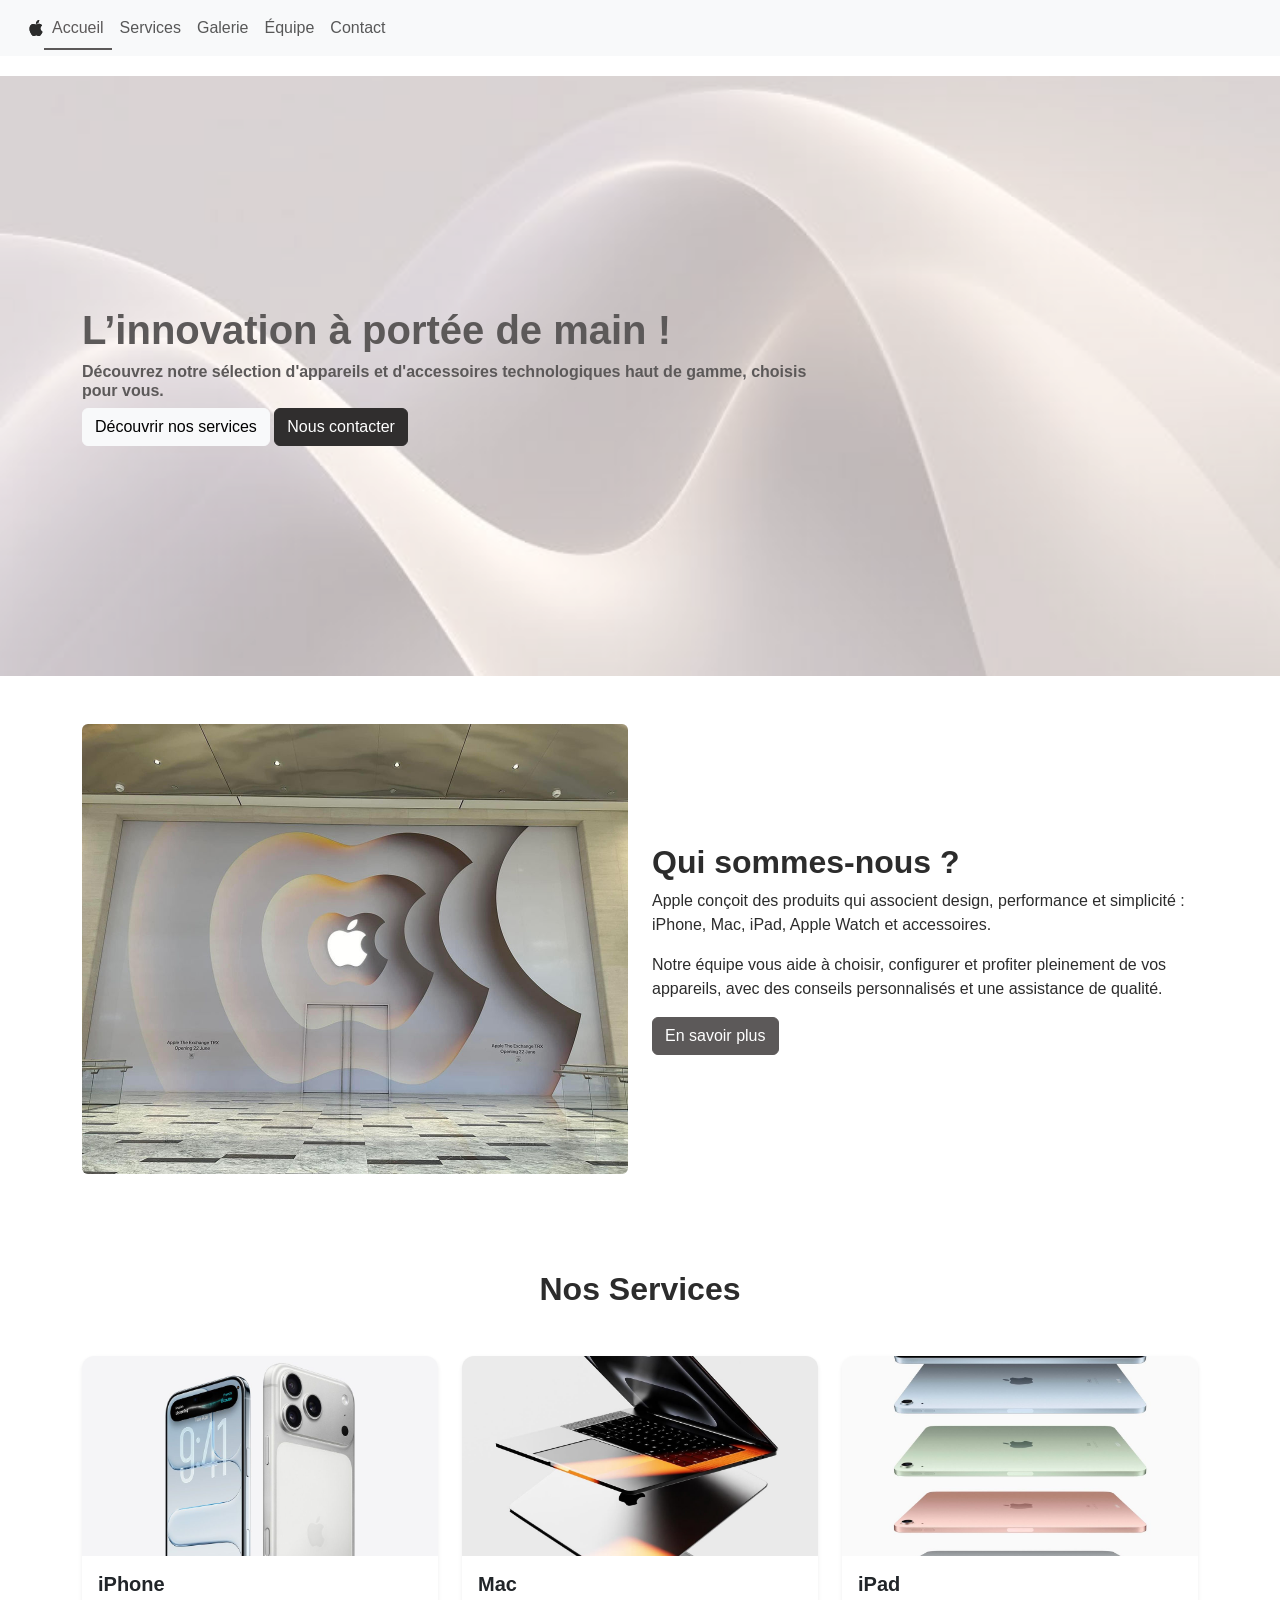
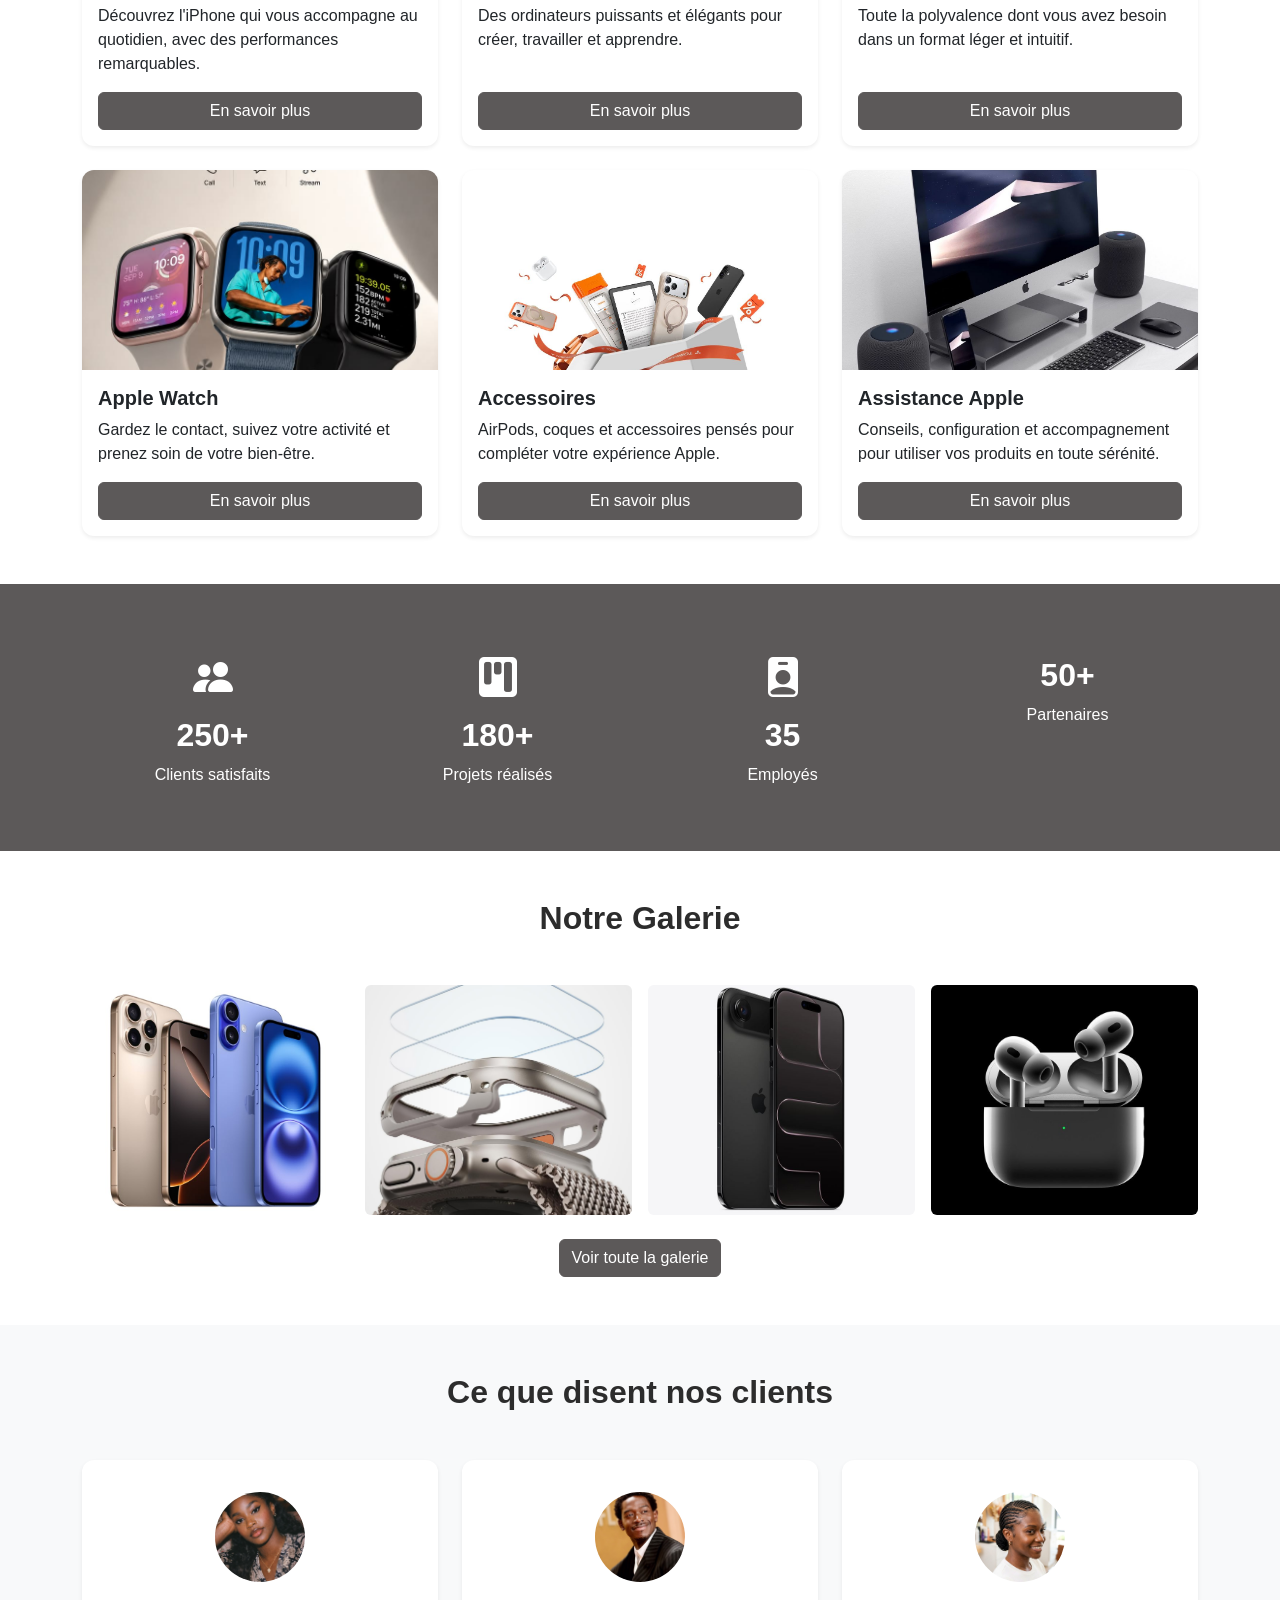
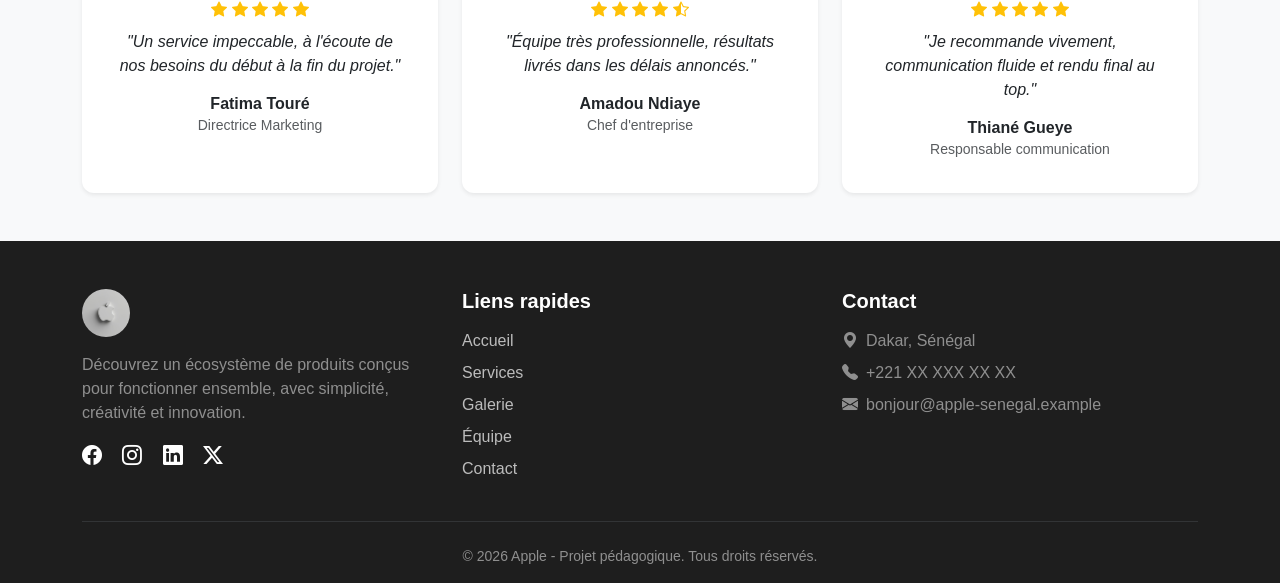
<file: index.html>
<!DOCTYPE html>
<html lang="fr">

<head>
    <meta charset="UTF-8">
    <meta name="viewport" content="width=device-width, initial-scale=1.0">

    <title>Apple</title>

    <!-- Bootstrap -->
    <link href="https://cdn.jsdelivr.net/npm/bootstrap@5.3.8/dist/css/bootstrap.min.css"
          rel="stylesheet">
          <link rel="stylesheet"
      href="https://cdn.jsdelivr.net/npm/bootstrap-icons@1.13.1/font/bootstrap-icons.min.css">

    <!-- Notre CSS -->
    <link rel="stylesheet" href="CSS/style.css">

</head>

<body>

    <header>
         <nav class="navbar navbar-expand-lg bg-body-tertiary fixed-top">
    <div class="container-fluid">

       <a class="navbar-brand" href="index.html">
            <!---img src="images/LOGO1.jpg" alt="Logo" height="40"--->
       </a>
       <svg xmlns="http://www.w3.org/2000/svg" width="16" height="16" fill="currentColor" class="bi bi-apple" viewBox="0 0 16 16">
            <path d="M11.182.008C11.148-.03 9.923.023 8.857 1.18c-1.066 1.156-.902 2.482-.878 2.516s1.52.087 2.475-1.258.762-2.391.728-2.43m3.314 11.733c-.048-.096-2.325-1.234-2.113-3.422s1.675-2.789 1.698-2.854-.597-.79-1.254-1.157a3.7 3.7 0 0 0-1.563-.434c-.108-.003-.483-.095-1.254.116-.508.139-1.653.589-1.968.607-.316.018-1.256-.522-2.267-.665-.647-.125-1.333.131-1.824.328-.49.196-1.422.754-2.074 2.237-.652 1.482-.311 3.83-.067 4.56s.625 1.924 1.273 2.796c.576.984 1.34 1.667 1.659 1.899s1.219.386 1.843.067c.502-.308 1.408-.485 1.766-.472.357.013 1.061.154 1.782.539.571.197 1.111.115 1.652-.105.541-.221 1.324-1.059 2.238-2.758q.52-1.185.473-1.282"/>
            <path d="M11.182.008C11.148-.03 9.923.023 8.857 1.18c-1.066 1.156-.902 2.482-.878 2.516s1.52.087 2.475-1.258.762-2.391.728-2.43m3.314 11.733c-.048-.096-2.325-1.234-2.113-3.422s1.675-2.789 1.698-2.854-.597-.79-1.254-1.157a3.7 3.7 0 0 0-1.563-.434c-.108-.003-.483-.095-1.254.116-.508.139-1.653.589-1.968.607-.316.018-1.256-.522-2.267-.665-.647-.125-1.333.131-1.824.328-.49.196-1.422.754-2.074 2.237-.652 1.482-.311 3.83-.067 4.56s.625 1.924 1.273 2.796c.576.984 1.34 1.667 1.659 1.899s1.219.386 1.843.067c.502-.308 1.408-.485 1.766-.472.357.013 1.061.154 1.782.539.571.197 1.111.115 1.652-.105.541-.221 1.324-1.059 2.238-2.758q.52-1.185.473-1.282"/>
       </svg>
        <button class="navbar-toggler" type="button"
                data-bs-toggle="collapse"
                data-bs-target="#navbarNavAltMarkup"
                aria-controls="navbarNavAltMarkup"
                aria-expanded="false"
                aria-label="Toggle navigation">

            <span class="navbar-toggler-icon"></span>
        </button>

        <div class="collapse navbar-collapse" id="navbarNavAltMarkup">

            <div class="navbar-nav">

                <a class="nav-link active" aria-current="page" href="index.html">
                    Accueil
                </a>

                <a class="nav-link" href="service.html">
                    Services
                </a>

                <a class="nav-link" href="galerie.html">
                    Galerie
                </a>

                <a class="nav-link" href="equipe.html">
                    Équipe
                </a>

                <a class="nav-link" href="contact.html">
                    Contact
                </a>

            </div>

        </div>
    </div>
</nav>
    </header>

        <!-- Hero -->
         <main>
    <article>

    <section class="hero">
        <video class="hero-video" autoplay muted loop playsinline aria-hidden="true">
            <source src="images/video_hero.mp4" type="video/mp4">
        </video>
        <div class="container">
            <div class="row">
                <div class="col-lg-8">

                    <h1>L’innovation à portée de main !</h1>

                    <h6>
                        Découvrez notre sélection d'appareils et d'accessoires technologiques haut de gamme, choisis pour vous.
                    </h6>

                    <a href="service.html" class="btn btn-light">
                        Découvrir nos services
                    </a>

                    <a href="contact.html" class="btn btn-outline-light">
                        Nous contacter
                    </a>

                </div>
            </div>
        </div>
    </section>

        <!-- Présentation -->

        <section class="presentation py-5">

    <div class="container">

        <div class="row align-items-center">

            <!-- Image -->
            <div class="col-lg-6 mb-4 mb-lg-0">
                <img src="images/entreprise.jpg"
                     alt="Présentation de notre entreprise"
                     class="img-fluid rounded">
            </div>

            <!-- Texte -->
            <div class="col-lg-6">

                <h2>Qui sommes-nous ?</h2>

                <p>
                    Apple conçoit des produits qui associent design, performance et simplicité :
                    iPhone, Mac, iPad, Apple Watch et accessoires.
                </p>

                <p>
                    Notre équipe vous aide à choisir, configurer et profiter pleinement de vos appareils,
                    avec des conseils personnalisés et une assistance de qualité.
                </p>

                <a href="service.html" class="btn btn-primary">
                    En savoir plus
                </a>

            </div>

        </div>

    </div>

</section>

         <!-- Services -->
<section class="services py-5">
    <div class="container">

        <h2 class="text-center mb-5">Nos Services</h2>

        <div class="row g-4">

            <div class="col-md-6 col-lg-4">
                <div class="card h-100 shadow-sm">
                    <img src="images/h.jpg" class="card-img-top" alt="Service 1">
                    <div class="card-body d-flex flex-column">
                        <h5 class="card-title">iPhone</h5>
                        <p class="card-text">
                            Découvrez l'iPhone qui vous accompagne au quotidien, avec des performances remarquables.
                        </p>
                        <a href="service.html" class="btn btn-primary mt-auto">En savoir plus</a>
                    </div>
                </div>
            </div>

            <div class="col-md-6 col-lg-4">
                <div class="card h-100 shadow-sm">
                    <img src="images/3.jpg" class="card-img-top" alt="Service 2">
                    <div class="card-body d-flex flex-column">
                        <h5 class="card-title">Mac</h5>
                        <p class="card-text">
                            Des ordinateurs puissants et élégants pour créer, travailler et apprendre.
                        </p>
                        <a href="service.html" class="btn btn-primary mt-auto">En savoir plus</a>
                    </div>
                </div>
            </div>

            <div class="col-md-6 col-lg-4">
                <div class="card h-100 shadow-sm">
                    <img src="images/2.jpg" class="card-img-top" alt="Service 3">
                    <div class="card-body d-flex flex-column">
                        <h5 class="card-title">iPad</h5>
                        <p class="card-text">
                            Toute la polyvalence dont vous avez besoin dans un format léger et intuitif.
                        </p>
                        <a href="service.html" class="btn btn-primary mt-auto">En savoir plus</a>
                    </div>
                </div>
            </div>
            <div class="col-md-6 col-lg-4">
                <div class="card h-100 shadow-sm">
                    <img src="images/service4.jpg" class="card-img-top" alt="Service 3">
                    <div class="card-body d-flex flex-column">
                        <h5 class="card-title">Apple Watch</h5>
                        <p class="card-text">
                            Gardez le contact, suivez votre activité et prenez soin de votre bien-être.
                        </p>
                        <a href="service.html" class="btn btn-primary mt-auto">En savoir plus</a>
                    </div>
                </div>
            </div>
            <div class="col-md-6 col-lg-4">
                <div class="card h-100 shadow-sm">
                    <img src="images/access.jpg" class="card-img-top" alt="Service 3">
                    <div class="card-body d-flex flex-column">
                        <h5 class="card-title">Accessoires</h5>
                        <p class="card-text">
                            AirPods, coques et accessoires pensés pour compléter votre expérience Apple.
                        </p>
                        <a href="service.html" class="btn btn-primary mt-auto">En savoir plus</a>
                    </div>
                </div>
            </div>
            <div class="col-md-6 col-lg-4">
                <div class="card h-100 shadow-sm">
                    <img src="images/service6.jpg" class="card-img-top" alt="Service 3">
                    <div class="card-body d-flex flex-column">
                        <h5 class="card-title">Assistance Apple</h5>
                        <p class="card-text">
                            Conseils, configuration et accompagnement pour utiliser vos produits en toute sérénité.
                        </p>
                        <a href="service.html" class="btn btn-primary mt-auto">En savoir plus</a>
                    </div>
                </div>
            </div>

        </div>
    </div>
</section>

         <!-- Statistiques -->
<section class="statistiques py-5 bg-primary text-white">
    <div class="container">

        <div class="row text-center g-4">

            <div class="col-6 col-lg-3">
                <div class="card h-100 bg-transparent border-0 text-white">
                    <div class="card-body">
                        <i class="bi bi-people-fill fs-1"></i>
                        <h2 class="fw-bold mt-2">250+</h2>
                        <p class="mb-0">Clients satisfaits</p>
                    </div>
                </div>
            </div>

            <div class="col-6 col-lg-3">
                <div class="card h-100 bg-transparent border-0 text-white">
                    <div class="card-body">
                        <i class="bi bi-kanban-fill fs-1"></i>
                        <h2 class="fw-bold mt-2">180+</h2>
                        <p class="mb-0">Projets réalisés</p>
                    </div>
                </div>
            </div>

            <div class="col-6 col-lg-3">
                <div class="card h-100 bg-transparent border-0 text-white">
                    <div class="card-body">
                        <i class="bi bi-person-badge-fill fs-1"></i>
                        <h2 class="fw-bold mt-2">35</h2>
                        <p class="mb-0">Employés</p>
                    </div>
                </div>
            </div>

            <div class="col-6 col-lg-3">
                <div class="card h-100 bg-transparent border-0 text-white">
                    <div class="card-body">
                        <i class="bi bi-handshake-fill fs-1"></i>
                        <h2 class="fw-bold mt-2">50+</h2>
                        <p class="mb-0">Partenaires</p>
                    </div>
                </div>
            </div>

        </div>
    </div>
</section>

         <!-- Galerie -->
<section class="galerie py-5">
    <div class="container">

        <h2 class="text-center mb-5">Notre Galerie</h2>

        <div class="row g-3">

            <div class="col-6 col-md-4 col-lg-3">
                <img src="images/galerie1.jpg" class="img-fluid rounded galerie-img" alt="Galerie 1">
            </div>
            <div class="col-6 col-md-4 col-lg-3">
                <img src="images/g13.jpg" class="img-fluid rounded galerie-img" alt="Galerie 2">
            </div>
            <div class="col-6 col-md-4 col-lg-3">
                <img src="images/g1.jpg" class="img-fluid rounded galerie-img" alt="Galerie 3">
            </div>
            <div class="col-6 col-md-4 col-lg-3">
                <img src="images/g55.jpg" class="img-fluid rounded galerie-img" alt="Galerie 4">
            </div>
        </div>

        <div class="text-center mt-4">
            <a href="galerie.html" class="btn btn-primary">Voir toute la galerie</a>
        </div>
    </div>
</section>

         <!-- Témoignages -->
<section class="temoignages py-5 bg-light">
    <div class="container">

        <h2 class="text-center mb-5">Ce que disent nos clients</h2>

        <div class="row g-4">

            <div class="col-md-4">
                <div class="card h-100 text-center shadow-sm p-3">
                    <img src="images/client2.jpg" class="rounded-circle mx-auto mt-3"
                         alt="Client 1" width="90" height="90" style="object-fit: cover;">
                    <div class="card-body">
                        <div class="text-warning mb-2">
                            <i class="bi bi-star-fill"></i>
                            <i class="bi bi-star-fill"></i>
                            <i class="bi bi-star-fill"></i>
                            <i class="bi bi-star-fill"></i>
                            <i class="bi bi-star-fill"></i>
                        </div>
                        <p class="card-text fst-italic">
                            "Un service impeccable, à l'écoute de nos besoins
                            du début à la fin du projet."
                        </p>
                        <h6 class="card-title mb-0">Fatima Touré</h6>
                        <small class="text-muted">Directrice Marketing</small>
                    </div>
                </div>
            </div>

            <div class="col-md-4">
                <div class="card h-100 text-center shadow-sm p-3">
                    <img src="images/client1.jpg" class="rounded-circle mx-auto mt-3"
                         alt="Client 2" width="90" height="90" style="object-fit: cover;">
                    <div class="card-body">
                        <div class="text-warning mb-2">
                            <i class="bi bi-star-fill"></i>
                            <i class="bi bi-star-fill"></i>
                            <i class="bi bi-star-fill"></i>
                            <i class="bi bi-star-fill"></i>
                            <i class="bi bi-star-half"></i>
                        </div>
                        <p class="card-text fst-italic">
                            "Équipe très professionnelle, résultats livrés
                            dans les délais annoncés."
                        </p>
                        <h6 class="card-title mb-0">Amadou Ndiaye</h6>
                        <small class="text-muted">Chef d'entreprise</small>
                    </div>
                </div>
            </div>

            <div class="col-md-4">
                <div class="card h-100 text-center shadow-sm p-3">
                    <img src="images/client3.jpg" class="rounded-circle mx-auto mt-3"
                         alt="Client 3" width="90" height="90" style="object-fit: cover;">
                    <div class="card-body">
                        <div class="text-warning mb-2">
                            <i class="bi bi-star-fill"></i>
                            <i class="bi bi-star-fill"></i>
                            <i class="bi bi-star-fill"></i>
                            <i class="bi bi-star-fill"></i>
                            <i class="bi bi-star-fill"></i>
                        </div>
                        <p class="card-text fst-italic">
                            "Je recommande vivement, communication fluide
                            et rendu final au top."
                        </p>
                        <h6 class="card-title mb-0">Thiané Gueye</h6>
                        <small class="text-muted">Responsable communication</small>
                    </div>
                </div>
            </div>

        </div>
    </div>
</section>

    </article>
    </main>

   <footer class="text-white pt-5 pb-3">
    <div class="container">

        <div class="row g-4">

            <!-- Logo + description -->
            <div class="col-lg-4">
                <img src="images/logo1.jpg" alt="Logo" height="40" class="mb-3">
                <p class="text-white-50">
                    Découvrez un écosystème de produits conçus pour fonctionner ensemble,
                    avec simplicité, créativité et innovation.
                </p>
                <div>
                    <a href="#" class="text-white me-3 fs-5"><i class="bi bi-facebook"></i></a>
                    <a href="#" class="text-white me-3 fs-5"><i class="bi bi-instagram"></i></a>
                    <a href="#" class="text-white me-3 fs-5"><i class="bi bi-linkedin"></i></a>
                    <a href="#" class="text-white fs-5"><i class="bi bi-twitter-x"></i></a>
                </div>
            </div>

            <!-- Liens rapides -->
            <div class="col-lg-4">
                <h5 class="mb-3">Liens rapides</h5>
                <ul class="list-unstyled">
                    <li class="mb-2"><a href="index.html" class="footer-link">Accueil</a></li>
                    <li class="mb-2"><a href="service.html" class="footer-link">Services</a></li>
                    <li class="mb-2"><a href="galerie.html" class="footer-link">Galerie</a></li>
                    <li class="mb-2"><a href="equipe.html" class="footer-link">Équipe</a></li>
                    <li class="mb-2"><a href="contact.html" class="footer-link">Contact</a></li>
                </ul>
            </div>

            <!-- Contact rapide -->
            <div class="col-lg-4">
                <h5 class="mb-3">Contact</h5>
                <ul class="list-unstyled text-white-50">
                    <li class="mb-2"><i class="bi bi-geo-alt-fill me-2"></i>Dakar, Sénégal</li>
                    <li class="mb-2"><i class="bi bi-telephone-fill me-2"></i>+221 XX XXX XX XX</li>
                    <li class="mb-2"><i class="bi bi-envelope-fill me-2"></i>bonjour@apple-senegal.example</li>
                </ul>
            </div>

        </div>

        <hr class="my-4 border-secondary">

        <div class="text-center text-white-50 small">
            &copy; 2026 Apple - Projet pédagogique. Tous droits réservés.
        </div>

    </div>
    </footer>

    <!-- Bootstrap JS -->
<script src="https://cdn.jsdelivr.net/npm/bootstrap@5.3.8/dist/js/bootstrap.bundle.min.js"></script>

<!-- Notre JavaScript -->
<script src="Js/script.js"></script>

</body>

</html>
</file>
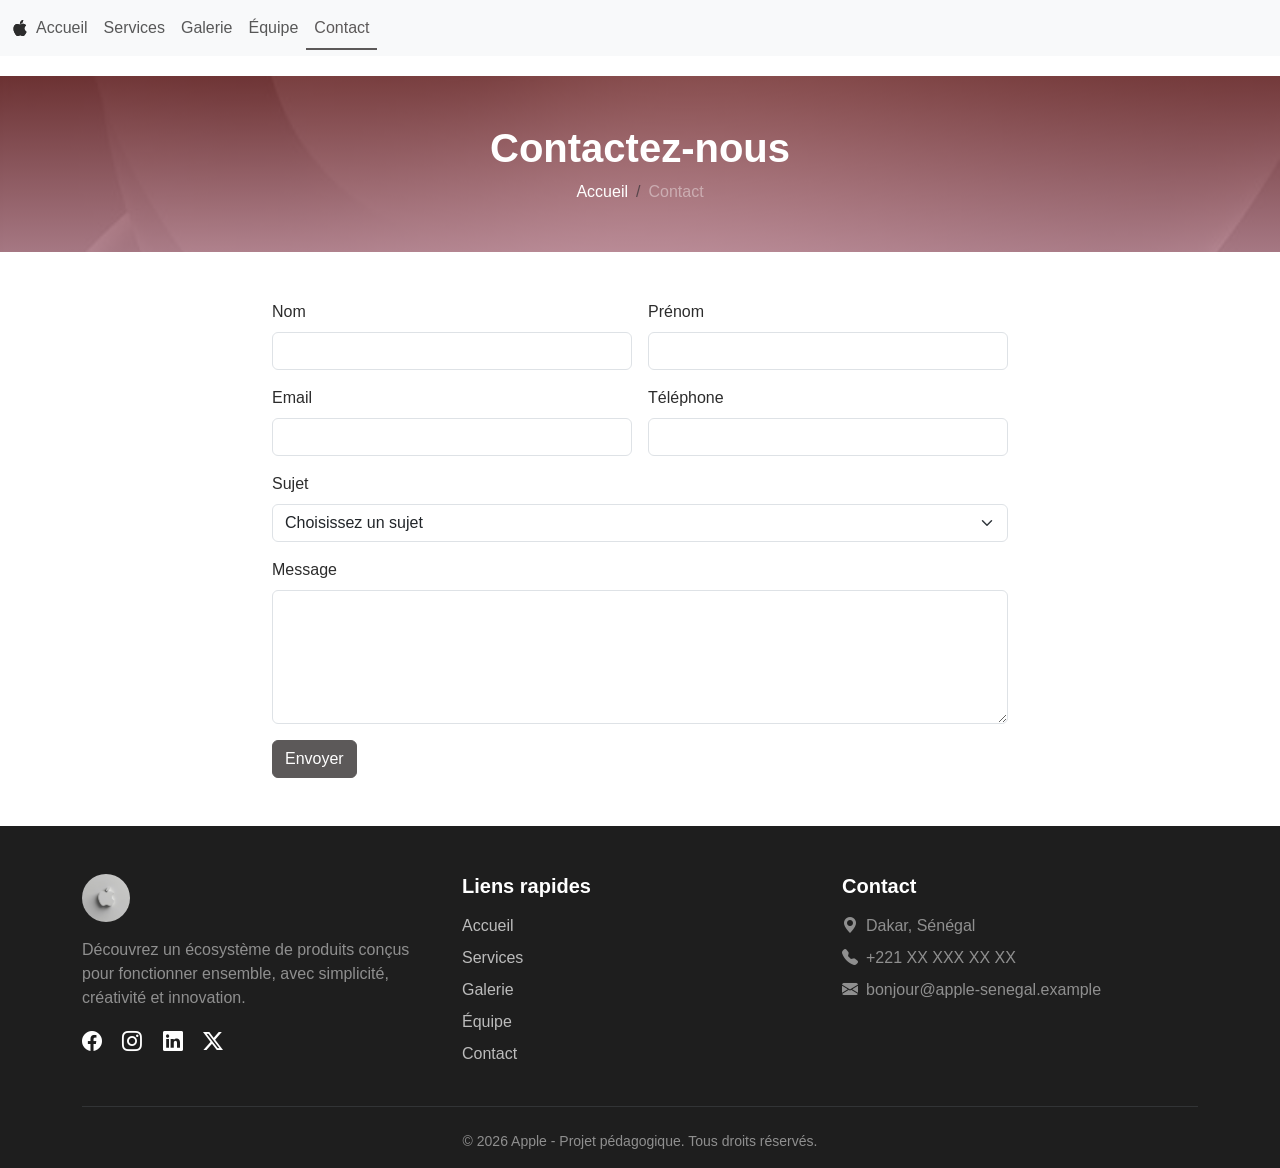
<file: contact.html>
<!DOCTYPE html>
<html lang="fr">

<head>
    <meta charset="UTF-8">
    <meta name="viewport" content="width=device-width, initial-scale=1.0">

    <title>Contact - Apple</title>

    <link href="https://cdn.jsdelivr.net/npm/bootstrap@5.3.8/dist/css/bootstrap.min.css" rel="stylesheet">
    <link rel="stylesheet" href="https://cdn.jsdelivr.net/npm/bootstrap-icons@1.13.1/font/bootstrap-icons.min.css">

    <link rel="stylesheet" href="CSS/style.css">
</head>

<body>

    <header>
        <nav class="navbar navbar-expand-lg bg-body-tertiary fixed-top">
            <div class="container-fluid">

            <svg xmlns="http://www.w3.org/2000/svg" width="16" height="16" fill="currentColor" class="bi bi-apple" viewBox="0 0 16 16">
                <path d="M11.182.008C11.148-.03 9.923.023 8.857 1.18c-1.066 1.156-.902 2.482-.878 2.516s1.52.087 2.475-1.258.762-2.391.728-2.43m3.314 11.733c-.048-.096-2.325-1.234-2.113-3.422s1.675-2.789 1.698-2.854-.597-.79-1.254-1.157a3.7 3.7 0 0 0-1.563-.434c-.108-.003-.483-.095-1.254.116-.508.139-1.653.589-1.968.607-.316.018-1.256-.522-2.267-.665-.647-.125-1.333.131-1.824.328-.49.196-1.422.754-2.074 2.237-.652 1.482-.311 3.83-.067 4.56s.625 1.924 1.273 2.796c.576.984 1.34 1.667 1.659 1.899s1.219.386 1.843.067c.502-.308 1.408-.485 1.766-.472.357.013 1.061.154 1.782.539.571.197 1.111.115 1.652-.105.541-.221 1.324-1.059 2.238-2.758q.52-1.185.473-1.282"/>
                <path d="M11.182.008C11.148-.03 9.923.023 8.857 1.18c-1.066 1.156-.902 2.482-.878 2.516s1.52.087 2.475-1.258.762-2.391.728-2.43m3.314 11.733c-.048-.096-2.325-1.234-2.113-3.422s1.675-2.789 1.698-2.854-.597-.79-1.254-1.157a3.7 3.7 0 0 0-1.563-.434c-.108-.003-.483-.095-1.254.116-.508.139-1.653.589-1.968.607-.316.018-1.256-.522-2.267-.665-.647-.125-1.333.131-1.824.328-.49.196-1.422.754-2.074 2.237-.652 1.482-.311 3.83-.067 4.56s.625 1.924 1.273 2.796c.576.984 1.34 1.667 1.659 1.899s1.219.386 1.843.067c.502-.308 1.408-.485 1.766-.472.357.013 1.061.154 1.782.539.571.197 1.111.115 1.652-.105.541-.221 1.324-1.059 2.238-2.758q.52-1.185.473-1.282"/>
            </svg>
                <button class="navbar-toggler" type="button"
                        data-bs-toggle="collapse"
                        data-bs-target="#navbarNavAltMarkup"
                        aria-controls="navbarNavAltMarkup"
                        aria-expanded="false"
                        aria-label="Toggle navigation">
                    <span class="navbar-toggler-icon"></span>
                </button>

                <div class="collapse navbar-collapse" id="navbarNavAltMarkup">
                    <div class="navbar-nav">
                        <a class="nav-link" href="index.html">Accueil</a>
                        <a class="nav-link" href="service.html">Services</a>
                        <a class="nav-link" href="galerie.html">Galerie</a>
                        <a class="nav-link" href="equipe.html">Équipe</a>
                        <a class="nav-link active" aria-current="page" href="contact.html">Contact</a>
                    </div>
                </div>
            </div>
        </nav>
    </header>

    <main>
        <article>

        <!-- Bandeau titre -->
        <section class="page-header text-center text-white py-5">
            <div class="container">
                <h1>Contactez-nous</h1>
                <nav aria-label="breadcrumb" class="d-flex justify-content-center">
                    <ol class="breadcrumb bg-transparent mb-0">
                        <li class="breadcrumb-item"><a href="index.html" class="text-white">Accueil</a></li>
                        <li class="breadcrumb-item active text-white-50" aria-current="page">Contact</li>
                    </ol>
                </nav>
            </div>
        </section>

        <!-- Formulaire -->
        <section class="contact py-5">
            <div class="container">

                <div class="row justify-content-center">
                    <div class="col-lg-8">

                        <!-- Alert de confirmation, cachée par défaut -->
                        <div id="alertSuccess" class="alert alert-success alert-dismissible fade d-none" role="alert">
                            Votre message a bien été envoyé ! Nous vous répondrons rapidement.
                            <button type="button" class="btn-close" data-bs-dismiss="alert" aria-label="Close"></button>
                        </div>

                        <form id="contactForm" novalidate>

                            <div class="row g-3">

                                <div class="col-md-6">
                                    <label for="nom" class="form-label">Nom</label>
                                    <input type="text" class="form-control" id="nom" required>
                                    <div class="invalid-feedback">Merci de renseigner votre nom.</div>
                                </div>

                                <div class="col-md-6">
                                    <label for="prenom" class="form-label">Prénom</label>
                                    <input type="text" class="form-control" id="prenom" required>
                                    <div class="invalid-feedback">Merci de renseigner votre prénom.</div>
                                </div>

                                <div class="col-md-6">
                                    <label for="email" class="form-label">Email</label>
                                    <input type="email" class="form-control" id="email" required>
                                    <div class="invalid-feedback">Merci de renseigner un email valide.</div>
                                </div>

                                <div class="col-md-6">
                                    <label for="telephone" class="form-label">Téléphone</label>
                                    <input type="tel" class="form-control" id="telephone">
                                </div>

                                <div class="col-12">
                                    <label for="sujet" class="form-label">Sujet</label>
                                    <select class="form-select" id="sujet" required>
                                        <option value="" selected disabled>Choisissez un sujet</option>
                                        <option>Conseil avant achat</option>
                                        <option>Assistance produit</option>
                                        <option>Disponibilité d'un produit</option>
                                        <option>Autre</option>
                                    </select>
                                    <div class="invalid-feedback">Merci de choisir un sujet.</div>
                                </div>

                                <div class="col-12">
                                    <label for="message" class="form-label">Message</label>
                                    <textarea class="form-control" id="message" rows="5" required></textarea>
                                    <div class="invalid-feedback">Merci de renseigner votre message.</div>
                                </div>

                                <div class="col-12">
                                    <button type="submit" class="btn btn-primary" id="submitBtn">
                                        <span class="spinner-border spinner-border-sm d-none"
                                              id="submitSpinner" role="status" aria-hidden="true"></span>
                                        <span id="submitText">Envoyer</span>
                                    </button>
                                </div>

                            </div>
                        </form>

                    </div>
                </div>

            </div>
        </section>

        </article>
    </main>

    <footer class="text-white pt-5 pb-3">
    <div class="container">

        <div class="row g-4">

            <!-- Logo + description -->
            <div class="col-lg-4">
                <img src="images/logo1.jpg" alt="Logo" height="40" class="mb-3">
                <p class="text-white-50">
                    Découvrez un écosystème de produits conçus pour fonctionner ensemble,
                    avec simplicité, créativité et innovation.
                </p>
                <div>
                    <a href="#" class="text-white me-3 fs-5"><i class="bi bi-facebook"></i></a>
                    <a href="#" class="text-white me-3 fs-5"><i class="bi bi-instagram"></i></a>
                    <a href="#" class="text-white me-3 fs-5"><i class="bi bi-linkedin"></i></a>
                    <a href="#" class="text-white fs-5"><i class="bi bi-twitter-x"></i></a>
                </div>
            </div>

            <!-- Liens rapides -->
            <div class="col-lg-4">
                <h5 class="mb-3">Liens rapides</h5>
                <ul class="list-unstyled">
                    <li class="mb-2"><a href="index.html" class="footer-link">Accueil</a></li>
                    <li class="mb-2"><a href="service.html" class="footer-link">Services</a></li>
                    <li class="mb-2"><a href="galerie.html" class="footer-link">Galerie</a></li>
                    <li class="mb-2"><a href="equipe.html" class="footer-link">Équipe</a></li>
                    <li class="mb-2"><a href="contact.html" class="footer-link">Contact</a></li>
                </ul>
            </div>

            <!-- Contact rapide -->
            <div class="col-lg-4">
                <h5 class="mb-3">Contact</h5>
                <ul class="list-unstyled text-white-50">
                    <li class="mb-2"><i class="bi bi-geo-alt-fill me-2"></i>Dakar, Sénégal</li>
                    <li class="mb-2"><i class="bi bi-telephone-fill me-2"></i>+221 XX XXX XX XX</li>
                    <li class="mb-2"><i class="bi bi-envelope-fill me-2"></i>bonjour@apple-senegal.example</li>
                </ul>
            </div>

        </div>

        <hr class="my-4 border-secondary">

        <div class="text-center text-white-50 small">
            &copy; 2026 Apple - Projet pédagogique. Tous droits réservés.
        </div>

    </div>
    </footer>

    <script src="https://cdn.jsdelivr.net/npm/bootstrap@5.3.8/dist/js/bootstrap.bundle.min.js"></script>
    <script src="Js/script.js"></script>

</body>

</html>
</file>
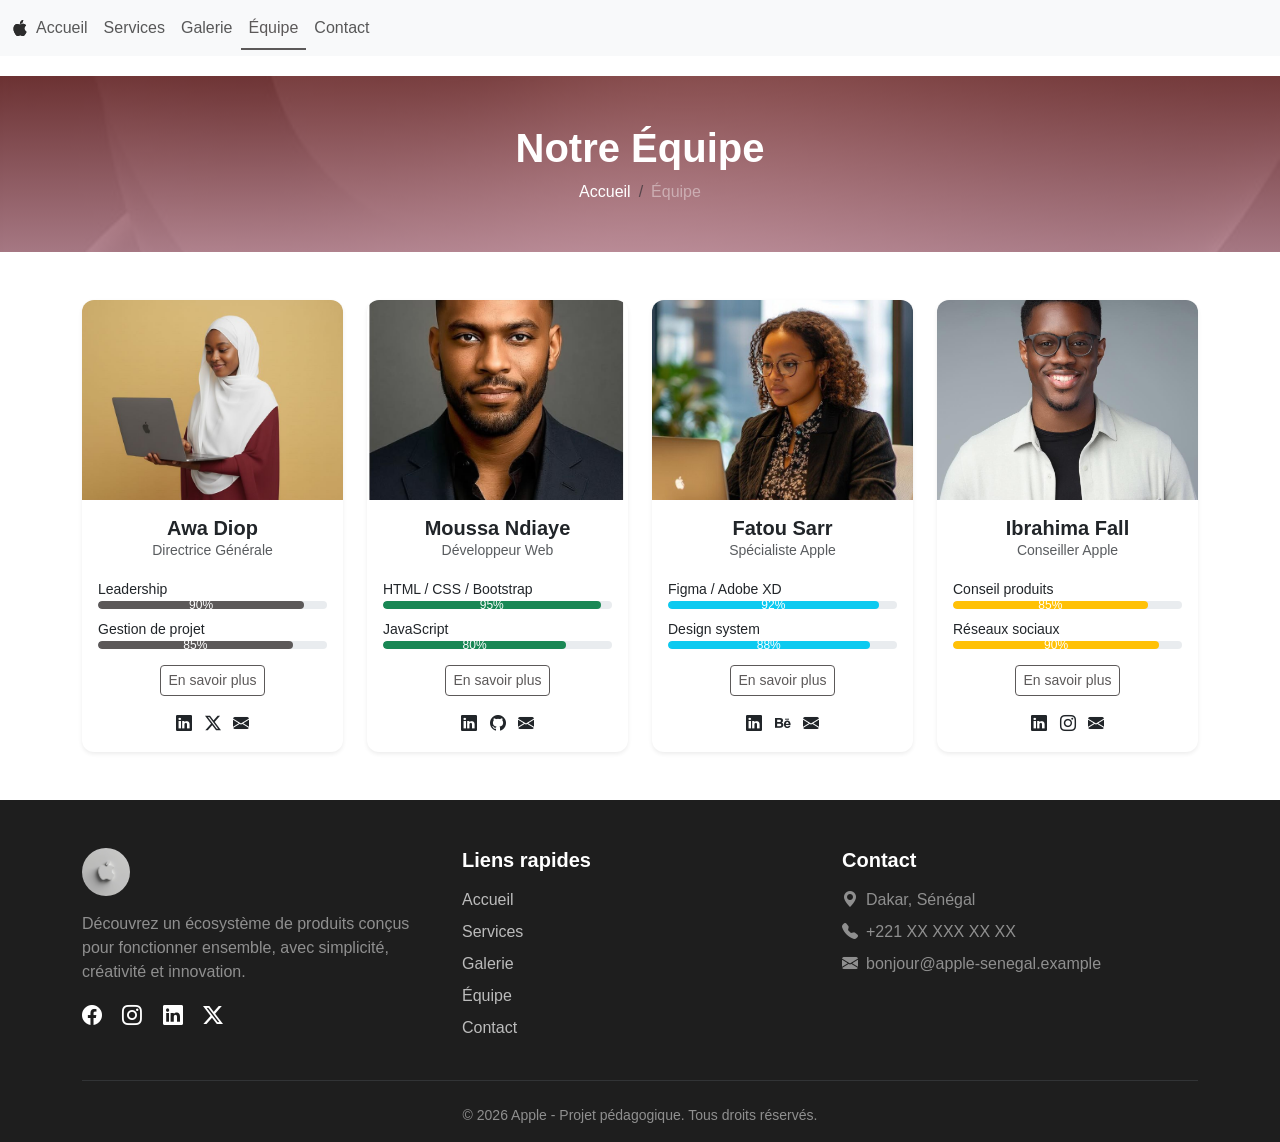
<file: equipe.html>
<!DOCTYPE html>
<html lang="fr">

<head>
    <meta charset="UTF-8">
    <meta name="viewport" content="width=device-width, initial-scale=1.0">

    <title>Notre équipe - Apple</title>

    <link href="https://cdn.jsdelivr.net/npm/bootstrap@5.3.8/dist/css/bootstrap.min.css" rel="stylesheet">
    <link rel="stylesheet" href="https://cdn.jsdelivr.net/npm/bootstrap-icons@1.13.1/font/bootstrap-icons.min.css">

    <link rel="stylesheet" href="CSS/style.css">
</head>

<body>

    <header>
        <nav class="navbar navbar-expand-lg bg-body-tertiary fixed-top">
            <div class="container-fluid">

            <svg xmlns="http://www.w3.org/2000/svg" width="16" height="16" fill="currentColor" class="bi bi-apple" viewBox="0 0 16 16">
                <path d="M11.182.008C11.148-.03 9.923.023 8.857 1.18c-1.066 1.156-.902 2.482-.878 2.516s1.52.087 2.475-1.258.762-2.391.728-2.43m3.314 11.733c-.048-.096-2.325-1.234-2.113-3.422s1.675-2.789 1.698-2.854-.597-.79-1.254-1.157a3.7 3.7 0 0 0-1.563-.434c-.108-.003-.483-.095-1.254.116-.508.139-1.653.589-1.968.607-.316.018-1.256-.522-2.267-.665-.647-.125-1.333.131-1.824.328-.49.196-1.422.754-2.074 2.237-.652 1.482-.311 3.83-.067 4.56s.625 1.924 1.273 2.796c.576.984 1.34 1.667 1.659 1.899s1.219.386 1.843.067c.502-.308 1.408-.485 1.766-.472.357.013 1.061.154 1.782.539.571.197 1.111.115 1.652-.105.541-.221 1.324-1.059 2.238-2.758q.52-1.185.473-1.282"/>
                <path d="M11.182.008C11.148-.03 9.923.023 8.857 1.18c-1.066 1.156-.902 2.482-.878 2.516s1.52.087 2.475-1.258.762-2.391.728-2.43m3.314 11.733c-.048-.096-2.325-1.234-2.113-3.422s1.675-2.789 1.698-2.854-.597-.79-1.254-1.157a3.7 3.7 0 0 0-1.563-.434c-.108-.003-.483-.095-1.254.116-.508.139-1.653.589-1.968.607-.316.018-1.256-.522-2.267-.665-.647-.125-1.333.131-1.824.328-.49.196-1.422.754-2.074 2.237-.652 1.482-.311 3.83-.067 4.56s.625 1.924 1.273 2.796c.576.984 1.34 1.667 1.659 1.899s1.219.386 1.843.067c.502-.308 1.408-.485 1.766-.472.357.013 1.061.154 1.782.539.571.197 1.111.115 1.652-.105.541-.221 1.324-1.059 2.238-2.758q.52-1.185.473-1.282"/>
            </svg>

                <button class="navbar-toggler" type="button"
                        data-bs-toggle="collapse"
                        data-bs-target="#navbarNavAltMarkup"
                        aria-controls="navbarNavAltMarkup"
                        aria-expanded="false"
                        aria-label="Toggle navigation">
                    <span class="navbar-toggler-icon"></span>
                </button>

                <div class="collapse navbar-collapse" id="navbarNavAltMarkup">
                    <div class="navbar-nav">
                        <a class="nav-link" href="index.html">Accueil</a>
                        <a class="nav-link" href="service.html">Services</a>
                        <a class="nav-link" href="galerie.html">Galerie</a>
                        <a class="nav-link active" aria-current="page" href="equipe.html">Équipe</a>
                        <a class="nav-link" href="contact.html">Contact</a>
                    </div>
                </div>
            </div>
        </nav>
    </header>

    <main>
        <article>

        <!-- Bandeau titre -->
        <section class="page-header text-center text-white py-5">
            <div class="container">
                <h1>Notre Équipe</h1>
                <nav aria-label="breadcrumb" class="d-flex justify-content-center">
                    <ol class="breadcrumb bg-transparent mb-0">
                        <li class="breadcrumb-item"><a href="index.html" class="text-white">Accueil</a></li>
                        <li class="breadcrumb-item active text-white-50" aria-current="page">Équipe</li>
                    </ol>
                </nav>
            </div>
        </section>

        <!-- Membres de l'équipe -->
        <section class="equipe py-5">
            <div class="container">

                <div class="row g-4">

                    <!-- Membre 1 -->
                    <div class="col-md-6 col-lg-3">
                        <div class="card h-100 text-center shadow-sm">
                            <img src="images/equipe1.jpg" class="card-img-top" style="object-position: top center;" alt="Awa Diop">
                            <div class="card-body">
                                <h5 class="card-title mb-0">Awa Diop</h5>
                                <p class="text-muted small">Directrice Générale</p>

                                <div class="mb-2 text-start">
                                    <small>Leadership</small>
                                    <div class="progress" role="progressbar" aria-valuenow="90" aria-valuemin="0" aria-valuemax="100">
                                        <div class="progress-bar bg-primary" style="width: 90%">90%</div>
                                    </div>
                                </div>
                                <div class="mb-3 text-start">
                                    <small>Gestion de projet</small>
                                    <div class="progress" role="progressbar" aria-valuenow="85" aria-valuemin="0" aria-valuemax="100">
                                        <div class="progress-bar bg-primary" style="width: 85%">85%</div>
                                    </div>
                                </div>

                                <button class="btn btn-outline-primary btn-sm" type="button"
                                        data-bs-toggle="collapse" data-bs-target="#bio1">
                                    En savoir plus
                                </button>
                                <div class="collapse mt-2" id="bio1">
                                    <p class="small text-muted">
                                        10 ans d'expérience dans le pilotage de projets digitaux
                                        et veille à la qualité de l'expérience proposée à chaque client.
                                    </p>
                                </div>

                                <div class="mt-3">
                                    <a href="#" class="text-dark mx-1"><i class="bi bi-linkedin"></i></a>
                                    <a href="#" class="text-dark mx-1"><i class="bi bi-twitter-x"></i></a>
                                    <a href="#" class="text-dark mx-1"><i class="bi bi-envelope-fill"></i></a>
                                </div>
                            </div>
                        </div>
                    </div>

                    <!-- Membre 2 -->
                    <div class="col-md-6 col-lg-3">
                        <div class="card h-100 text-center shadow-sm">
                            <img src="images/equipe2.jpg" class="card-img-top"  alt="Moussa Ndiaye">
                            <div class="card-body">
                                <h5 class="card-title mb-0">Moussa Ndiaye</h5>
                                <p class="text-muted small">Développeur Web</p>

                                <div class="mb-2 text-start">
                                    <small>HTML / CSS / Bootstrap</small>
                                    <div class="progress" role="progressbar" aria-valuenow="95" aria-valuemin="0" aria-valuemax="100">
                                        <div class="progress-bar bg-success" style="width: 95%">95%</div>
                                    </div>
                                </div>
                                <div class="mb-3 text-start">
                                    <small>JavaScript</small>
                                    <div class="progress" role="progressbar" aria-valuenow="80" aria-valuemin="0" aria-valuemax="100">
                                        <div class="progress-bar bg-success" style="width: 80%">80%</div>
                                    </div>
                                </div>

                                <button class="btn btn-outline-primary btn-sm" type="button"
                                        data-bs-toggle="collapse" data-bs-target="#bio2">
                                    En savoir plus
                                </button>
                                <div class="collapse mt-2" id="bio2">
                                    <p class="small text-muted">
                                        Spécialisé dans l'intégration front-end responsive
                                        et l'optimisation des performances web.
                                    </p>
                                </div>

                                <div class="mt-3">
                                    <a href="#" class="text-dark mx-1"><i class="bi bi-linkedin"></i></a>
                                    <a href="#" class="text-dark mx-1"><i class="bi bi-github"></i></a>
                                    <a href="#" class="text-dark mx-1"><i class="bi bi-envelope-fill"></i></a>
                                </div>
                            </div>
                        </div>
                    </div>

                    <!-- Membre 3 -->
                    <div class="col-md-6 col-lg-3">
                        <div class="card h-100 text-center shadow-sm">
                            <img src="images/equipe3.jpg" class="card-img-top" alt="Fatou Sarr">
                            <div class="card-body">
                                <h5 class="card-title mb-0">Fatou Sarr</h5>
                                <p class="text-muted small">Spécialiste Apple</p>

                                <div class="mb-2 text-start">
                                    <small>Figma / Adobe XD</small>
                                    <div class="progress" role="progressbar" aria-valuenow="92" aria-valuemin="0" aria-valuemax="100">
                                        <div class="progress-bar bg-info" style="width: 92%">92%</div>
                                    </div>
                                </div>
                                <div class="mb-3 text-start">
                                    <small>Design system</small>
                                    <div class="progress" role="progressbar" aria-valuenow="88" aria-valuemin="0" aria-valuemax="100">
                                        <div class="progress-bar bg-info" style="width: 88%">88%</div>
                                    </div>
                                </div>

                                <button class="btn btn-outline-primary btn-sm" type="button"
                                        data-bs-toggle="collapse" data-bs-target="#bio3">
                                    En savoir plus
                                </button>
                                <div class="collapse mt-2" id="bio3">
                                    <p class="small text-muted">
                                        Passionnée par l'expérience utilisateur, elle conçoit
                                        des interfaces à la fois esthétiques et fonctionnelles.
                                    </p>
                                </div>

                                <div class="mt-3">
                                    <a href="#" class="text-dark mx-1"><i class="bi bi-linkedin"></i></a>
                                    <a href="#" class="text-dark mx-1"><i class="bi bi-behance"></i></a>
                                    <a href="#" class="text-dark mx-1"><i class="bi bi-envelope-fill"></i></a>
                                </div>
                            </div>
                        </div>
                    </div>

                    <!-- Membre 4 -->
                    <div class="col-md-6 col-lg-3">
                        <div class="card h-100 text-center shadow-sm">
                            <img src="images/equipe4.jpg" class="card-img-top" alt="Ibrahima Fall">
                            <div class="card-body">
                                <h5 class="card-title mb-0">Ibrahima Fall</h5>
                                <p class="text-muted small">Conseiller Apple</p>

                                <div class="mb-2 text-start">
                                    <small>Conseil produits</small>
                                    <div class="progress" role="progressbar" aria-valuenow="85" aria-valuemin="0" aria-valuemax="100">
                                        <div class="progress-bar bg-warning" style="width: 85%">85%</div>
                                    </div>
                                </div>
                                <div class="mb-3 text-start">
                                    <small>Réseaux sociaux</small>
                                    <div class="progress" role="progressbar" aria-valuenow="90" aria-valuemin="0" aria-valuemax="100">
                                        <div class="progress-bar bg-warning" style="width: 90%">90%</div>
                                    </div>
                                </div>

                                <button class="btn btn-outline-primary btn-sm" type="button"
                                        data-bs-toggle="collapse" data-bs-target="#bio4">
                                    En savoir plus
                                </button>
                                <div class="collapse mt-2" id="bio4">
                                    <p class="small text-muted">
                                        Accompagne les clients dans le choix, la configuration
                                        et la prise en main de leurs produits Apple.
                                    </p>
                                </div>

                                <div class="mt-3">
                                    <a href="#" class="text-dark mx-1"><i class="bi bi-linkedin"></i></a>
                                    <a href="#" class="text-dark mx-1"><i class="bi bi-instagram"></i></a>
                                    <a href="#" class="text-dark mx-1"><i class="bi bi-envelope-fill"></i></a>
                                </div>
                            </div>
                        </div>
                    </div>

                </div>
            </div>
        </section>

        </article>
    </main>

    <footer class="text-white pt-5 pb-3">
    <div class="container">

        <div class="row g-4">

            <!-- Logo + description -->
            <div class="col-lg-4">
                <img src="images/logo1.jpg" alt="Logo" height="40" class="mb-3">
                <p class="text-white-50">
                    Découvrez un écosystème de produits conçus pour fonctionner ensemble,
                    avec simplicité, créativité et innovation.
                </p>
                <div>
                    <a href="#" class="text-white me-3 fs-5"><i class="bi bi-facebook"></i></a>
                    <a href="#" class="text-white me-3 fs-5"><i class="bi bi-instagram"></i></a>
                    <a href="#" class="text-white me-3 fs-5"><i class="bi bi-linkedin"></i></a>
                    <a href="#" class="text-white fs-5"><i class="bi bi-twitter-x"></i></a>
                </div>
            </div>

            <!-- Liens rapides -->
            <div class="col-lg-4">
                <h5 class="mb-3">Liens rapides</h5>
                <ul class="list-unstyled">
                    <li class="mb-2"><a href="index.html" class="footer-link">Accueil</a></li>
                    <li class="mb-2"><a href="service.html" class="footer-link">Services</a></li>
                    <li class="mb-2"><a href="galerie.html" class="footer-link">Galerie</a></li>
                    <li class="mb-2"><a href="equipe.html" class="footer-link">Équipe</a></li>
                    <li class="mb-2"><a href="contact.html" class="footer-link">Contact</a></li>
                </ul>
            </div>

            <!-- Contact rapide -->
            <div class="col-lg-4">
                <h5 class="mb-3">Contact</h5>
                <ul class="list-unstyled text-white-50">
                    <li class="mb-2"><i class="bi bi-geo-alt-fill me-2"></i>Dakar, Sénégal</li>
                    <li class="mb-2"><i class="bi bi-telephone-fill me-2"></i>+221 XX XXX XX XX</li>
                    <li class="mb-2"><i class="bi bi-envelope-fill me-2"></i>bonjour@apple-senegal.example</li>
                </ul>
            </div>

        </div>

        <hr class="my-4 border-secondary">

        <div class="text-center text-white-50 small">
            &copy; 2026 Apple - Projet pédagogique. Tous droits réservés.
        </div>

    </div>
    </footer>

    <script src="https://cdn.jsdelivr.net/npm/bootstrap@5.3.8/dist/js/bootstrap.bundle.min.js"></script>
    <script src="Js/script.js"></script>

</body>

</html>
</file>
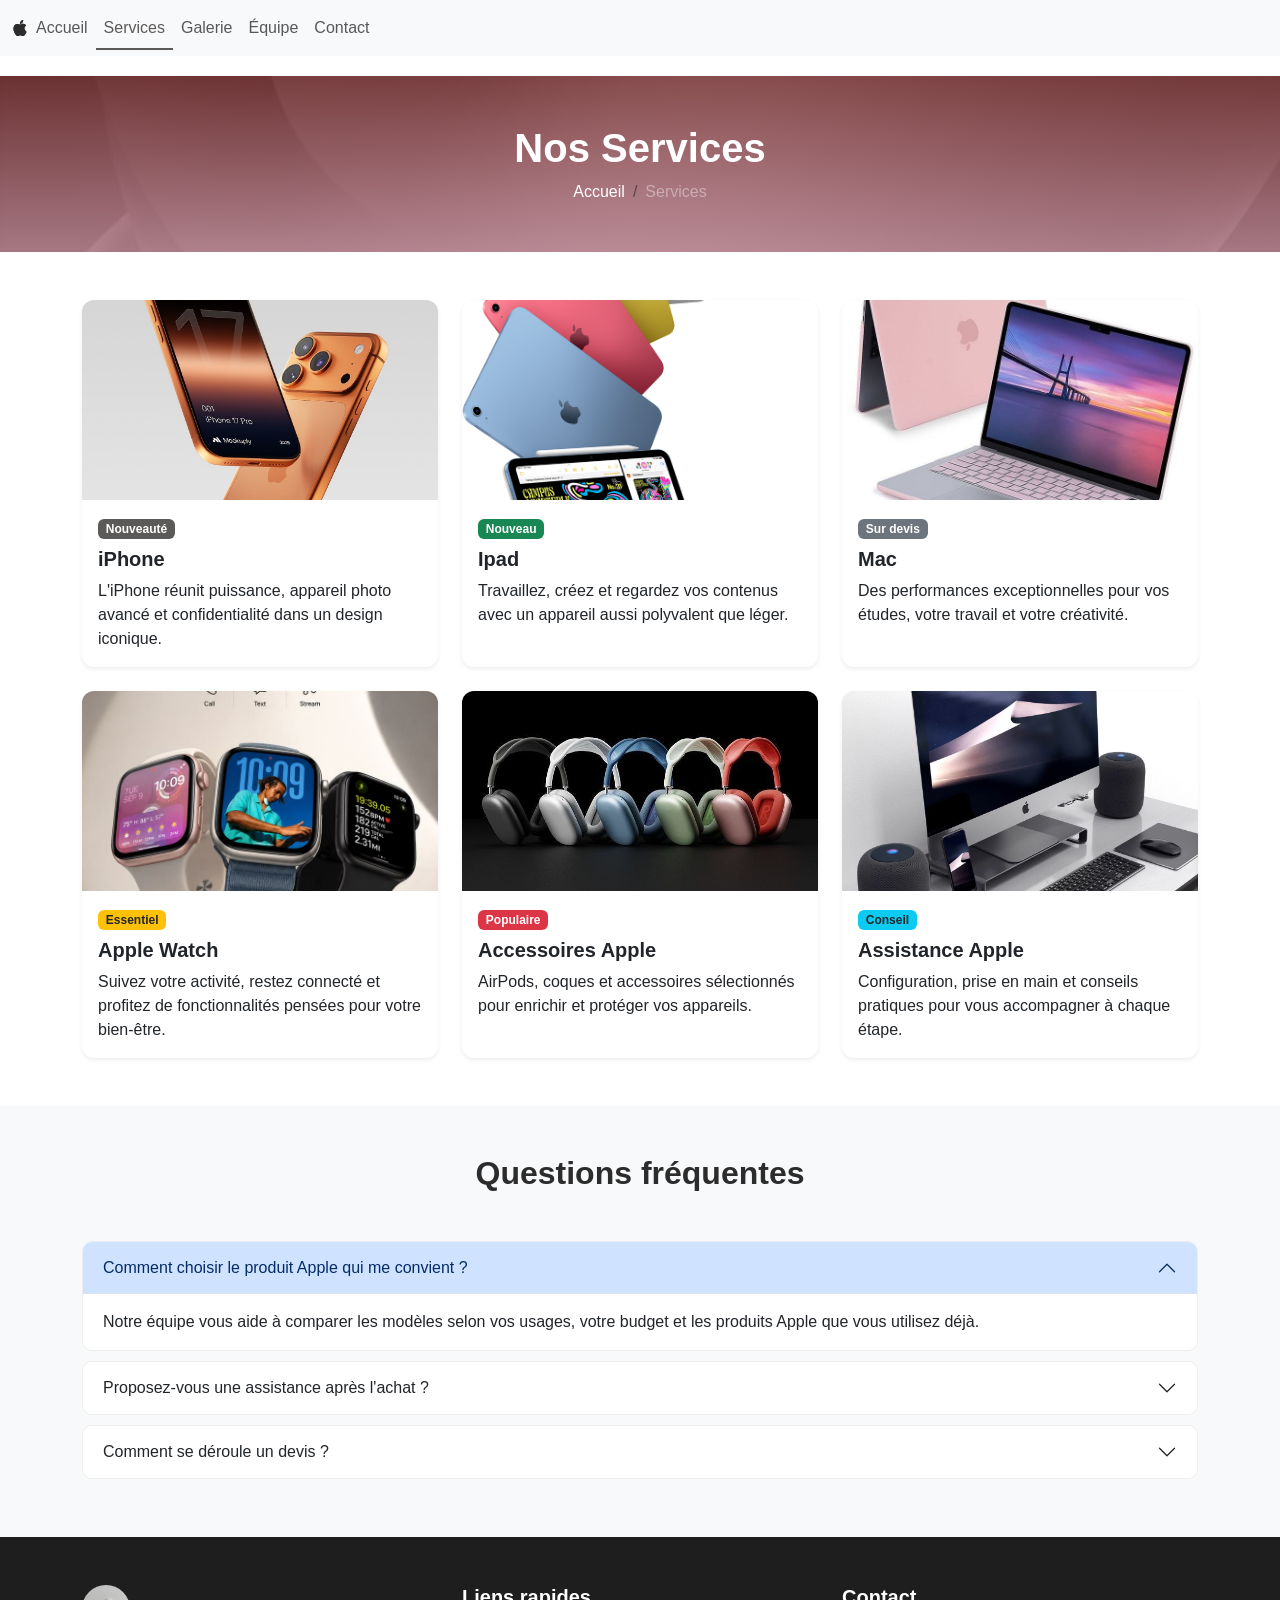
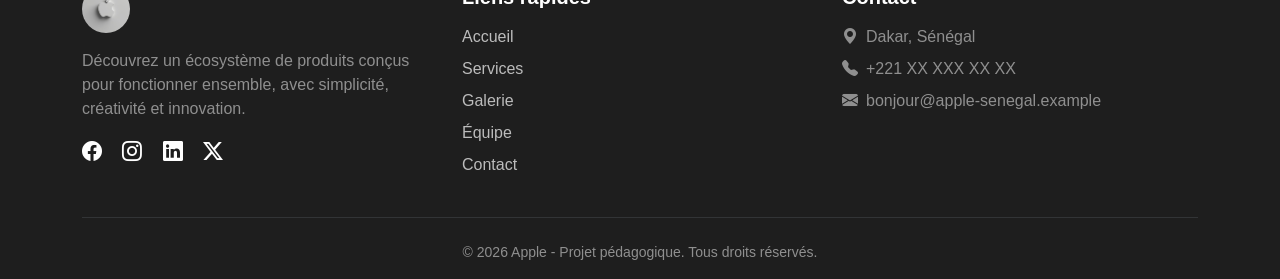
<file: service.html>
<!DOCTYPE html>
<html lang="fr">

<head>
    <meta charset="UTF-8">
    <meta name="viewport" content="width=device-width, initial-scale=1.0">

    <title>Nos produits et services - Apple</title>

    <link href="https://cdn.jsdelivr.net/npm/bootstrap@5.3.8/dist/css/bootstrap.min.css" rel="stylesheet">
    <link rel="stylesheet" href="https://cdn.jsdelivr.net/npm/bootstrap-icons@1.13.1/font/bootstrap-icons.min.css">

    <link rel="stylesheet" href="CSS/style.css">
</head>

<body>

    <header>
        <nav class="navbar navbar-expand-lg bg-body-tertiary fixed-top">
            <div class="container-fluid">

            <svg xmlns="http://www.w3.org/2000/svg" width="16" height="16" fill="currentColor" class="bi bi-apple" viewBox="0 0 16 16">
                <path d="M11.182.008C11.148-.03 9.923.023 8.857 1.18c-1.066 1.156-.902 2.482-.878 2.516s1.52.087 2.475-1.258.762-2.391.728-2.43m3.314 11.733c-.048-.096-2.325-1.234-2.113-3.422s1.675-2.789 1.698-2.854-.597-.79-1.254-1.157a3.7 3.7 0 0 0-1.563-.434c-.108-.003-.483-.095-1.254.116-.508.139-1.653.589-1.968.607-.316.018-1.256-.522-2.267-.665-.647-.125-1.333.131-1.824.328-.49.196-1.422.754-2.074 2.237-.652 1.482-.311 3.83-.067 4.56s.625 1.924 1.273 2.796c.576.984 1.34 1.667 1.659 1.899s1.219.386 1.843.067c.502-.308 1.408-.485 1.766-.472.357.013 1.061.154 1.782.539.571.197 1.111.115 1.652-.105.541-.221 1.324-1.059 2.238-2.758q.52-1.185.473-1.282"/>
                <path d="M11.182.008C11.148-.03 9.923.023 8.857 1.18c-1.066 1.156-.902 2.482-.878 2.516s1.52.087 2.475-1.258.762-2.391.728-2.43m3.314 11.733c-.048-.096-2.325-1.234-2.113-3.422s1.675-2.789 1.698-2.854-.597-.79-1.254-1.157a3.7 3.7 0 0 0-1.563-.434c-.108-.003-.483-.095-1.254.116-.508.139-1.653.589-1.968.607-.316.018-1.256-.522-2.267-.665-.647-.125-1.333.131-1.824.328-.49.196-1.422.754-2.074 2.237-.652 1.482-.311 3.83-.067 4.56s.625 1.924 1.273 2.796c.576.984 1.34 1.667 1.659 1.899s1.219.386 1.843.067c.502-.308 1.408-.485 1.766-.472.357.013 1.061.154 1.782.539.571.197 1.111.115 1.652-.105.541-.221 1.324-1.059 2.238-2.758q.52-1.185.473-1.282"/>
            </svg>

                <button class="navbar-toggler" type="button"
                        data-bs-toggle="collapse"
                        data-bs-target="#navbarNavAltMarkup"
                        aria-controls="navbarNavAltMarkup"
                        aria-expanded="false"
                        aria-label="Toggle navigation">
                    <span class="navbar-toggler-icon"></span>
                </button>

                <div class="collapse navbar-collapse" id="navbarNavAltMarkup">
                    <div class="navbar-nav">
                        <a class="nav-link" href="index.html">Accueil</a>
                        <a class="nav-link active" aria-current="page" href="service.html">Services</a>
                        <a class="nav-link" href="galerie.html">Galerie</a>
                        <a class="nav-link" href="equipe.html">Équipe</a>
                        <a class="nav-link" href="contact.html">Contact</a>
                    </div>
                </div>
            </div>
        </nav>
    </header>

    <main>
        <article>

        <!-- Bandeau titre de page -->
        <section class="page-header text-center text-white py-5">
            <div class="container">
                <h1>Nos Services</h1>
                <!-- Breadcrumb -->
                <nav aria-label="breadcrumb" class="d-flex justify-content-center">
                    <ol class="breadcrumb bg-transparent mb-0">
                        <li class="breadcrumb-item"><a href="index.html" class="text-white">Accueil</a></li>
                        <li class="breadcrumb-item active text-white-50" aria-current="page">Services</li>
                    </ol>
                </nav>
            </div>
        </section>

        <!-- Liste détaillée des services -->
        <section class="services-detail py-5">
            <div class="container">

                <div class="row g-4">

                    <div class="col-md-6 col-lg-4">
                        <div class="card h-100 shadow-sm">
                            <img src="images/service1.jpg" class="card-img-top" alt="iPhone">
                            <div class="card-body">
                                <span class="badge bg-primary mb-2">Nouveauté</span>
                                <h5 class="card-title">iPhone</h5>
                                <p class="card-text">
                                    L'iPhone réunit puissance, appareil photo avancé et confidentialité dans un design iconique.
                                </p>
                            </div>
                        </div>
                    </div>

                    <div class="col-md-6 col-lg-4">
                        <div class="card h-100 shadow-sm">
                            <img src="images/service2.png" class="card-img-top" alt="Mac">
                            <div class="card-body">
                                <span class="badge bg-success mb-2">Nouveau</span>
                                <h5 class="card-title">Ipad</h5>
                                <p class="card-text">
                                    Travaillez, créez et regardez vos contenus avec un appareil aussi polyvalent que léger.
                                </p>
                            </div>
                        </div>
                    </div>

                    <div class="col-md-6 col-lg-4">
                        <div class="card h-100 shadow-sm">
                            <img src="images/service3.jpg" class="card-img-top" alt="iPad">
                            <div class="card-body">
                                <span class="badge bg-secondary mb-2">Sur devis</span>
                                <h5 class="card-title">Mac</h5>
                                <p class="card-text">
                                    Des performances exceptionnelles pour vos études, votre travail et votre créativité.
                                </p>
                            </div>
                        </div>
                    </div>

                    <div class="col-md-6 col-lg-4">
                        <div class="card h-100 shadow-sm">
                            <img src="images/service4.jpg" class="card-img-top" alt="Apple Watch">
                            <div class="card-body"><span class="badge bg-warning text-dark mb-2">Essentiel</span><h5 class="card-title">Apple Watch</h5><p class="card-text">Suivez votre activité, restez connecté et profitez de fonctionnalités pensées pour votre bien-être.</p></div>
                        </div>
                    </div>
                    <div class="col-md-6 col-lg-4">
                        <div class="card h-100 shadow-sm">
                            <img src="images/s5.jpg" class="card-img-top" alt="Accessoires Apple">
                            <div class="card-body"><span class="badge bg-danger mb-2">Populaire</span><h5 class="card-title">Accessoires Apple</h5><p class="card-text">AirPods, coques et accessoires sélectionnés pour enrichir et protéger vos appareils.</p></div>
                        </div>
                    </div>
                    <div class="col-md-6 col-lg-4">
                        <div class="card h-100 shadow-sm">
                            <img src="images/service6.jpg" class="card-img-top" alt="Assistance Apple">
                            <div class="card-body"><span class="badge bg-info text-dark mb-2">Conseil</span><h5 class="card-title">Assistance Apple</h5><p class="card-text">Configuration, prise en main et conseils pratiques pour vous accompagner à chaque étape.</p></div>
                        </div>
                    </div>

                </div>
            </div>
        </section>

        <!-- FAQ -->
        <section class="faq py-5 bg-light">
            <div class="container">

                <h2 class="text-center mb-5">Questions fréquentes</h2>

                <div class="accordion" id="faqAccordion">

                    <div class="accordion-item">
                        <h2 class="accordion-header">
                            <button class="accordion-button" type="button"
                                    data-bs-toggle="collapse" data-bs-target="#faq1">
                                Comment choisir le produit Apple qui me convient ?
                            </button>
                        </h2>
                        <div id="faq1" class="accordion-collapse collapse show" data-bs-parent="#faqAccordion">
                            <div class="accordion-body">
                                Notre équipe vous aide à comparer les modèles selon vos usages, votre budget
                                et les produits Apple que vous utilisez déjà.
                            </div>
                        </div>
                    </div>

                    <div class="accordion-item">
                        <h2 class="accordion-header">
                            <button class="accordion-button collapsed" type="button"
                                    data-bs-toggle="collapse" data-bs-target="#faq2">
                                Proposez-vous une assistance après l'achat ?
                            </button>
                        </h2>
                        <div id="faq2" class="accordion-collapse collapse" data-bs-parent="#faqAccordion">
                            <div class="accordion-body">
                                Oui, nous proposons un accompagnement et une maintenance
                                après la mise en ligne de votre projet.
                            </div>
                        </div>
                    </div>

                    <div class="accordion-item">
                        <h2 class="accordion-header">
                            <button class="accordion-button collapsed" type="button"
                                    data-bs-toggle="collapse" data-bs-target="#faq3">
                                Comment se déroule un devis ?
                            </button>
                        </h2>
                        <div id="faq3" class="accordion-collapse collapse" data-bs-parent="#faqAccordion">
                            <div class="accordion-body">
                                Contactez-nous via le formulaire, nous échangeons sur vos
                                besoins puis vous recevez un devis gratuit sous 48h.
                            </div>
                        </div>
                    </div>

                </div>
            </div>
        </section>

        </article>
    </main>

        <footer class="text-white pt-5 pb-3">
    <div class="container">

        <div class="row g-4">

            <!-- Logo + description -->
            <div class="col-lg-4">
                <img src="images/logo1.jpg" alt="Logo" height="40" class="mb-3">
                <p class="text-white-50">
                    Découvrez un écosystème de produits conçus pour fonctionner ensemble,
                    avec simplicité, créativité et innovation.
                </p>
                <div>
                    <a href="#" class="text-white me-3 fs-5"><i class="bi bi-facebook"></i></a>
                    <a href="#" class="text-white me-3 fs-5"><i class="bi bi-instagram"></i></a>
                    <a href="#" class="text-white me-3 fs-5"><i class="bi bi-linkedin"></i></a>
                    <a href="#" class="text-white fs-5"><i class="bi bi-twitter-x"></i></a>
                </div>
            </div>

            <!-- Liens rapides -->
            <div class="col-lg-4">
                <h5 class="mb-3">Liens rapides</h5>
                <ul class="list-unstyled">
                    <li class="mb-2"><a href="index.html" class="footer-link">Accueil</a></li>
                    <li class="mb-2"><a href="service.html" class="footer-link">Services</a></li>
                    <li class="mb-2"><a href="galerie.html" class="footer-link">Galerie</a></li>
                    <li class="mb-2"><a href="equipe.html" class="footer-link">Équipe</a></li>
                    <li class="mb-2"><a href="contact.html" class="footer-link">Contact</a></li>
                </ul>
            </div>

            <!-- Contact rapide -->
            <div class="col-lg-4">
                <h5 class="mb-3">Contact</h5>
                <ul class="list-unstyled text-white-50">
                    <li class="mb-2"><i class="bi bi-geo-alt-fill me-2"></i>Dakar, Sénégal</li>
                    <li class="mb-2"><i class="bi bi-telephone-fill me-2"></i>+221 XX XXX XX XX</li>
                    <li class="mb-2"><i class="bi bi-envelope-fill me-2"></i>bonjour@apple-senegal.example</li>
                </ul>
            </div>

        </div>

        <hr class="my-4 border-secondary">

        <div class="text-center text-white-50 small">
            &copy; 2026 Apple - Projet pédagogique. Tous droits réservés.
        </div>

    </div>
    </footer>

    <script src="https://cdn.jsdelivr.net/npm/bootstrap@5.3.8/dist/js/bootstrap.bundle.min.js"></script>
    <script src="Js/script.js"></script>

</body>

</html>
</file>
<file: CSS/style.css>
.hero {
    background-image: url("../images/hhh.jpg");
    background-size: cover;
    background-position: center;
    min-height: 600px;

    display: flex;
    align-items: center;
    color:#5c5959;
    position: relative;
    overflow: hidden;
}

.hero-video {
    position: absolute;
    inset: 0;
    width: 100%;
    height: 100%;
    object-fit: cover;
    z-index: 0;
}

.hero::before {
    content: "";
    position: absolute;
    inset: 0;
    background: rgba(255, 255, 255, 0.42);
    z-index: 1;
}

.hero .container {
    position: relative;
    z-index: 2;
}

/* Contraste renforcé pour les deux appels à l'action du hero vidéo. */
.hero .btn-danger,
.hero .btn-outline-light {
    background-color: #302e2e;
    border-color: #302e2e;
    color: #fff;
}

.hero .btn-danger:hover,
.hero .btn-outline-light:hover {
    background-color: #171616;
    border-color: #171616;
    color: #fff;
}

.presentation img {
    width: 100%;
    height: 450px;
    object-fit: cover;
}

.galerie-img {
    width: 100%;
    height: 230px;
    object-fit: cover;
    transition: transform 0.3s ease, box-shadow 0.3s ease;
    cursor: pointer;
}

.galerie-img:hover {
    transform: scale(1.05);
    box-shadow: 0 4px 15px rgba(0, 0, 0, 0.2);
}

/* Les images mises en avant dans le carousel utilisent un format paysage 16:9. */
.carousel-item img {
    width: 100%;
    aspect-ratio: 16 / 9;
    height: auto !important;
    object-fit: cover;
    object-position: center;
}

.page-header {
    background: linear-gradient(rgba(0,0,0,0.5), rgba(0,0,0,0.5)), url("../images/herooo.jpg");
    background-size: cover;
    background-position: center;
}

/* ===== Google Fonts ===== */
@import url('https://fonts.googleapis.com/css2?family=Poppins:wght@400;500;600;700&display=swap');

/* ===== Variables de couleurs personnalisées ===== */
:root {
    --couleur-principale: #5c5959; /* gris du texte du hero */
    --couleur-secondaire: #7a7777;
    --couleur-texte: #2C2C2C;
}

body {
    font-family: 'Poppins', sans-serif;
    color: var(--couleur-texte);
    padding-top: 76px; /* compense la navbar fixed-top, ajuste si besoin */
}

h1, h2, h3, h4, h5, h6 {
    font-weight: 600;
}

/* ===== Surcharge des couleurs Bootstrap par les tiennes ===== */
.btn-primary {
    background-color: var(--couleur-principale);
    border-color: var(--couleur-principale);
    transition: all 0.3s ease;
}

.btn-primary:hover {
    background-color: var(--couleur-secondaire);
    border-color: var(--couleur-secondaire);
    transform: translateY(-2px);
    box-shadow: 0 6px 15px rgba(92, 89, 89, 0.35);
}

/* Même palette grise pour les boutons Bootstrap rouge et bleu. */
.btn-danger {
    background-color: var(--couleur-principale);
    border-color: var(--couleur-principale);
    transition: all 0.3s ease;
}

.btn-danger:hover,
.btn-primary:hover {
    background-color: var(--couleur-secondaire);
    border-color: var(--couleur-secondaire);
}

.btn-outline-primary {
    color: var(--couleur-principale);
    border-color: var(--couleur-principale);
}

.btn-outline-primary:hover {
    background-color: var(--couleur-principale);
    border-color: var(--couleur-principale);
}

.btn-outline-light:hover {
    transform: translateY(-2px);
}

.bg-primary {
    background-color: var(--couleur-principale) !important;
}

.text-primary, .nav-link.active {
    color: var(--couleur-principale) !important;
}

/* ===== Cards : ombres, coins arrondis, effet au survol ===== */
.card {
    border: none;
    border-radius: 12px;
    overflow: hidden;
    transition: transform 0.3s ease, box-shadow 0.3s ease;
}

.card:hover {
    transform: translateY(-5px);
    box-shadow: 0 10px 25px rgba(0, 0, 0, 0.12);
}

.card-img-top {
    height: 200px;
    object-fit: cover;
}

/* ===== Page header (bandeau titre des sous-pages) ===== */
.page-header {
    background: linear-gradient(rgba(135, 56, 56, 0.75), rgba(212, 149, 163, 0.75)),
                url("../images/heroo.jpg");
    background-size: cover;
    background-position: center;
}

.breadcrumb-item a {
    text-decoration: none;
}

.breadcrumb-item.active {
    opacity: 0.8;
}

/* ===== Footer ===== */
footer {
    background-color: #1e1e1e;
}

/* Logo circulaire du pied de page */
footer img[alt="Logo"] {
    width: 48px;
    height: 48px;
    object-fit: cover;
    border-radius: 50%;
}

.footer-link {
    color: rgba(255,255,255,0.7);
    text-decoration: none;
    transition: color 0.3s ease, padding-left 0.3s ease;
}

.footer-link:hover {
    color: #fff;
    padding-left: 5px;
}

/* ===== Navbar : petite animation sur les liens ===== */
.nav-link {
    position: relative;
    transition: color 0.3s ease;
}

.nav-link::after {
    content: '';
    position: absolute;
    left: 0;
    bottom: -2px;
    width: 0;
    height: 2px;
    background-color: var(--couleur-principale);
    transition: width 0.3s ease;
}

.nav-link:hover::after,
.nav-link.active::after {
    width: 100%;
}

/* ===== Progress bars arrondies ===== */
.progress {
    height: 8px;
    border-radius: 10px;
}

.progress-bar {
    border-radius: 10px;
}

/* ===== Accordion : coins arrondis ===== */
.accordion-item {
    border-radius: 10px !important;
    overflow: hidden;
    margin-bottom: 10px;
    border: 1px solid #eee !important;
}

/* Accessibilité : le focus clavier reste visible sur tous les éléments interactifs. */
a:focus-visible,
button:focus-visible,
input:focus-visible,
select:focus-visible,
textarea:focus-visible {
    outline: 3px solid #f3c36b;
    outline-offset: 3px;
}

@media (max-width: 575.98px) {
    .hero {
        min-height: 520px;
        text-align: center;
    }

    .hero .btn {
        width: 100%;
        margin: .35rem 0;
    }

    .page-header {
        padding: 3rem 0 !important;
    }

    .galerie-img {
        height: 160px;
    }
}
</file>
